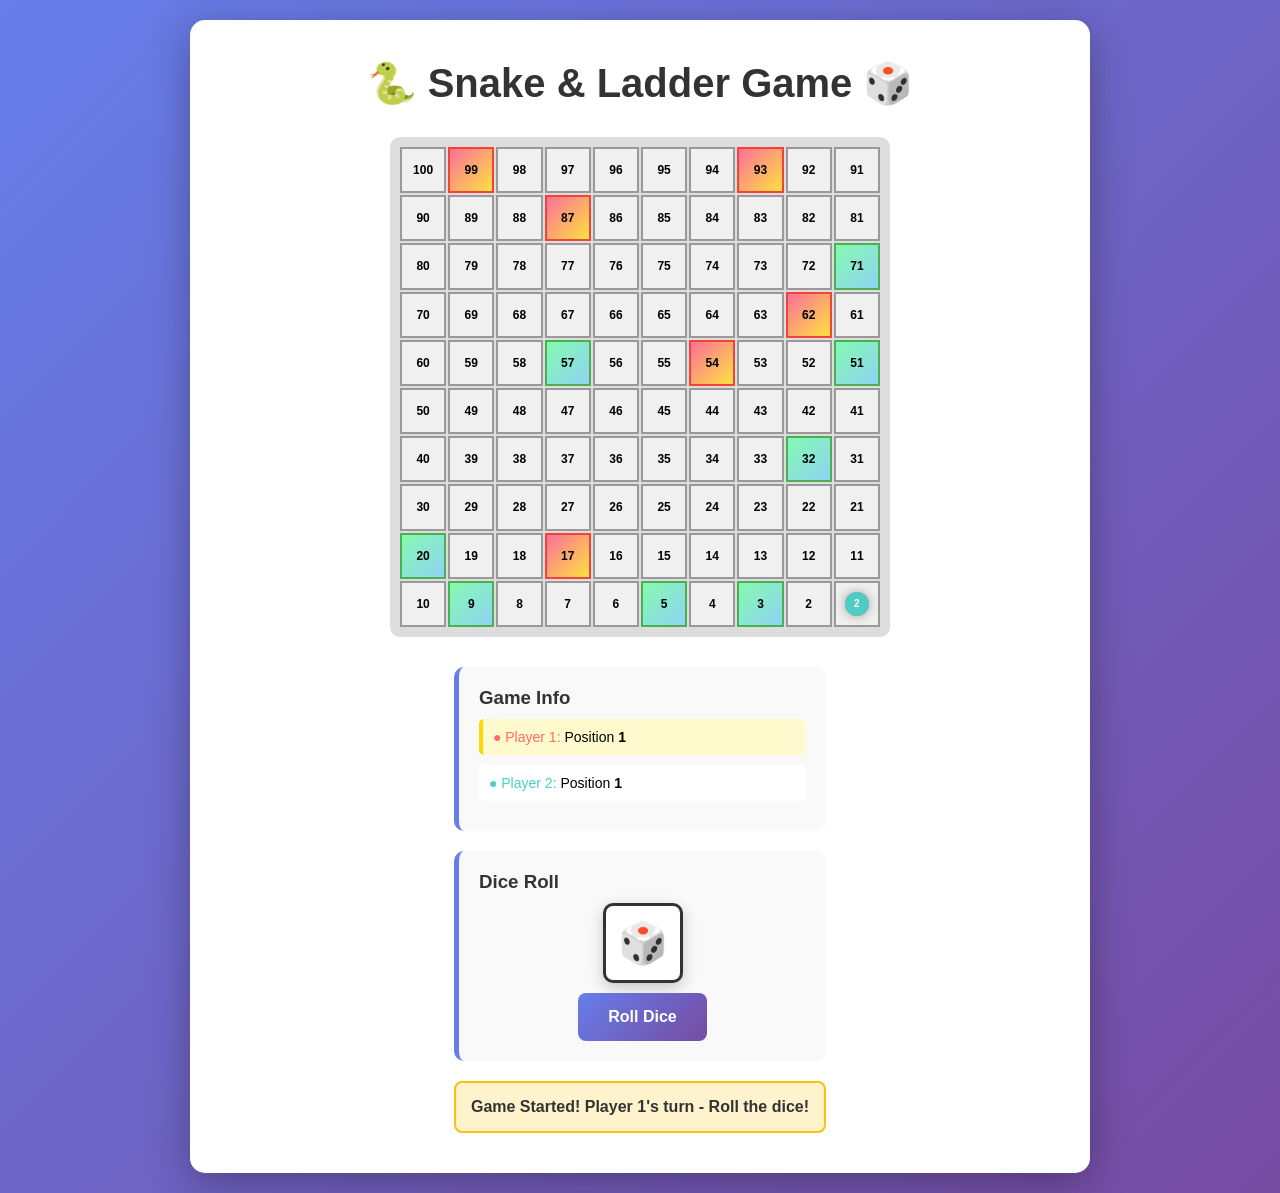
<file: index.html>
<!DOCTYPE html>
<html lang="en">
<head>
    <meta charset="UTF-8">
    <meta name="viewport" content="width=device-width, initial-scale=1.0">
    <title>Snake and Ladder Game</title>
    <style>
        * {
            margin: 0;
            padding: 0;
            box-sizing: border-box;
        }

        body {
            font-family: 'Arial', sans-serif;
            background: linear-gradient(135deg, #667eea 0%, #764ba2 100%);
            display: flex;
            justify-content: center;
            align-items: center;
            min-height: 100vh;
            padding: 20px;
        }

        .container {
            background: white;
            border-radius: 15px;
            box-shadow: 0 10px 40px rgba(0, 0, 0, 0.3);
            padding: 40px;
            max-width: 900px;
            width: 100%;
        }

        h1 {
            text-align: center;
            color: #333;
            margin-bottom: 30px;
            font-size: 2.5em;
        }

        .game-wrapper {
            display: flex;
            gap: 30px;
            flex-wrap: wrap;
            justify-content: center;
        }

        .board {
            display: grid;
            grid-template-columns: repeat(10, 1fr);
            gap: 2px;
            background: #ddd;
            padding: 10px;
            border-radius: 10px;
            width: 500px;
            height: 500px;
        }

        .cell {
            background: #f0f0f0;
            border: 2px solid #999;
            display: flex;
            align-items: center;
            justify-content: center;
            font-weight: bold;
            font-size: 12px;
            cursor: pointer;
            position: relative;
            transition: all 0.3s ease;
        }

        .cell:hover {
            background: #e8e8e8;
        }

        .cell.ladder {
            background: linear-gradient(135deg, #84fab0 0%, #8fd3f4 100%);
            border-color: #4CAF50;
        }

        .cell.snake {
            background: linear-gradient(135deg, #fa709a 0%, #fee140 100%);
            border-color: #f44336;
        }

        .player {
            width: 24px;
            height: 24px;
            border-radius: 50%;
            position: absolute;
            display: flex;
            align-items: center;
            justify-content: center;
            color: white;
            font-size: 10px;
            font-weight: bold;
            z-index: 10;
        }

        .player.p1 {
            background: #FF6B6B;
            box-shadow: 0 0 10px rgba(255, 107, 107, 0.5);
        }

        .player.p2 {
            background: #4ECDC4;
            box-shadow: 0 0 10px rgba(78, 205, 196, 0.5);
        }

        .sidebar {
            display: flex;
            flex-direction: column;
            gap: 20px;
            min-width: 250px;
        }

        .info-panel {
            background: #f9f9f9;
            padding: 20px;
            border-radius: 10px;
            border-left: 5px solid #667eea;
        }

        .info-panel h3 {
            color: #333;
            margin-bottom: 10px;
        }

        .player-info {
            margin: 10px 0;
            padding: 10px;
            background: white;
            border-radius: 5px;
            font-size: 14px;
        }

        .player-info.active {
            border-left: 4px solid #FFD700;
            background: #fffacd;
        }

        .dice-container {
            text-align: center;
        }

        .dice {
            width: 80px;
            height: 80px;
            background: white;
            border: 3px solid #333;
            border-radius: 10px;
            display: flex;
            align-items: center;
            justify-content: center;
            font-size: 40px;
            font-weight: bold;
            margin: 10px auto;
            box-shadow: 0 5px 15px rgba(0, 0, 0, 0.2);
            cursor: pointer;
            transition: transform 0.3s ease;
        }

        .dice:hover:not(.disabled) {
            transform: scale(1.1);
        }

        .dice.disabled {
            opacity: 0.5;
            cursor: not-allowed;
        }

        button {
            background: linear-gradient(135deg, #667eea 0%, #764ba2 100%);
            color: white;
            border: none;
            padding: 15px 30px;
            font-size: 16px;
            border-radius: 8px;
            cursor: pointer;
            transition: transform 0.3s ease, box-shadow 0.3s ease;
            font-weight: bold;
        }

        button:hover {
            transform: translateY(-2px);
            box-shadow: 0 10px 20px rgba(0, 0, 0, 0.2);
        }

        button:disabled {
            opacity: 0.5;
            cursor: not-allowed;
            transform: none;
        }

        .message {
            background: #fff3cd;
            border: 2px solid #ffc107;
            color: #333;
            padding: 15px;
            border-radius: 8px;
            text-align: center;
            font-weight: bold;
            min-height: 50px;
            display: flex;
            align-items: center;
            justify-content: center;
        }

        .message.winner {
            background: #d4edda;
            border-color: #28a745;
            color: #155724;
        }

        @media (max-width: 768px) {
            .board {
                width: 100%;
                height: auto;
                aspect-ratio: 1;
            }

            .game-wrapper {
                flex-direction: column;
            }

            .sidebar {
                min-width: 100%;
            }
        }
    </style>
</head>
<body>
    <div class="container">
        <h1>🐍 Snake & Ladder Game 🎲</h1>
        <div class="game-wrapper">
            <div class="board" id="board"></div>
            <div class="sidebar">
                <div class="info-panel">
                    <h3>Game Info</h3>
                    <div class="player-info active" id="p1-info">
                        <span style="color: #FF6B6B;">● Player 1:</span> Position <strong id="p1-pos">1</strong>
                    </div>
                    <div class="player-info" id="p2-info">
                        <span style="color: #4ECDC4;">● Player 2:</span> Position <strong id="p2-pos">1</strong>
                    </div>
                </div>

                <div class="info-panel">
                    <h3>Dice Roll</h3>
                    <div class="dice-container">
                        <div class="dice" id="dice">🎲</div>
                        <button id="rollBtn" onclick="rollDice()">Roll Dice</button>
                    </div>
                </div>

                <div class="message" id="message">Game Started! Player 1's turn</div>
            </div>
        </div>
    </div>

    <script src="game.js"></script>
</body>
</html>
</file>
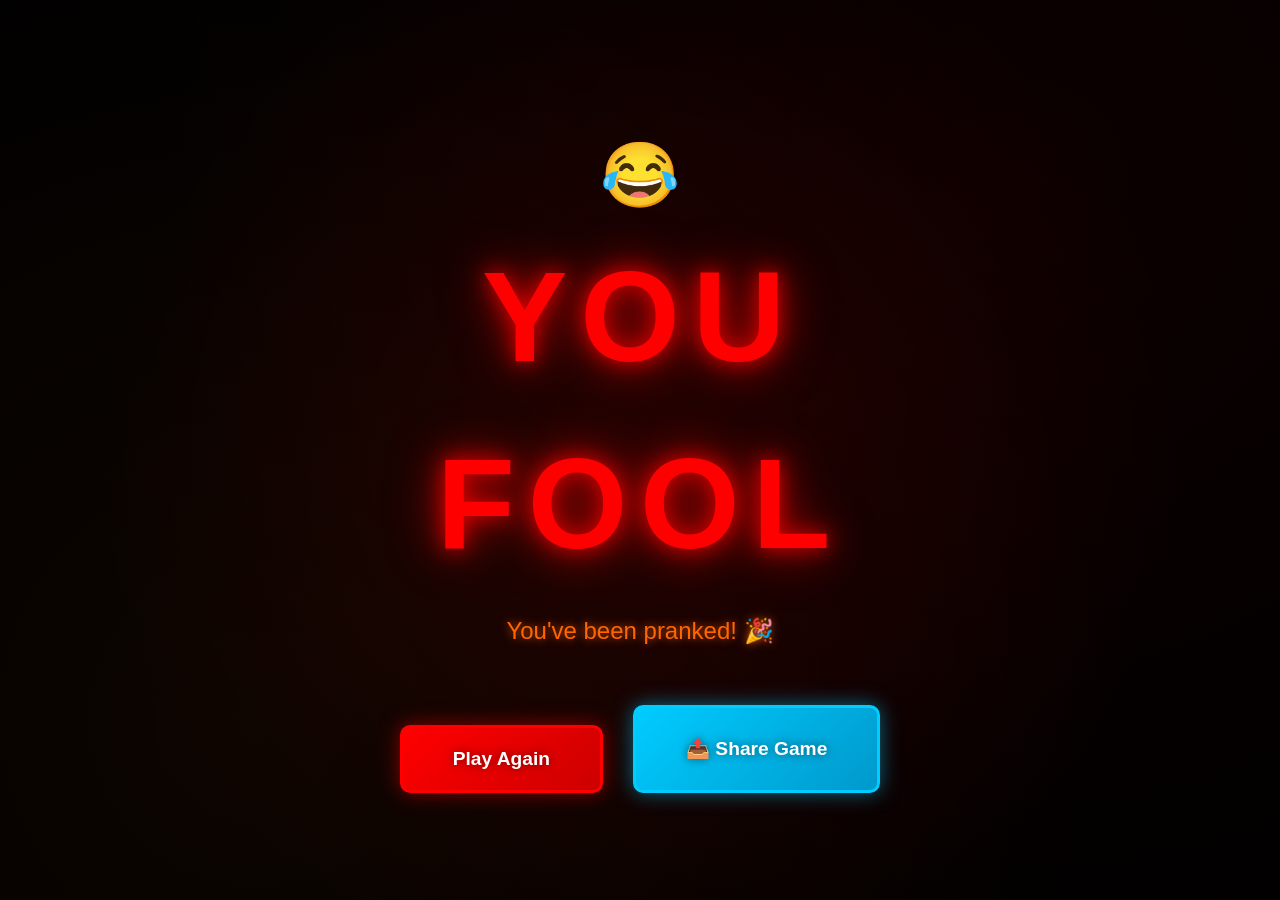
<file: fool.html>
<!DOCTYPE html>
<html lang="en">
<head>
    <meta charset="UTF-8">
    <meta name="viewport" content="width=device-width, initial-scale=1.0">
    <title>You Fool</title>
    <style>
        * {
            margin: 0;
            padding: 0;
            box-sizing: border-box;
        }

        body {
            background: #000000;
            display: flex;
            justify-content: center;
            align-items: center;
            min-height: 100vh;
            overflow: hidden;
        }

        .fool-container {
            text-align: center;
            position: relative;
            z-index: 10;
        }

        .fool-text {
            font-family: 'Arial Black', sans-serif;
            font-size: 10vw;
            font-weight: 900;
            color: #ff0000;
            text-shadow: 0 0 20px rgba(255, 0, 0, 0.8),
                        0 0 40px rgba(255, 0, 0, 0.6),
                        0 0 60px rgba(255, 0, 0, 0.4);
            animation: glitch 0.15s infinite, pulse 2s infinite;
            letter-spacing: 0.1em;
            margin-bottom: 40px;
        }

        .fool-text.alternate {
            animation: glitch-alt 0.15s infinite, pulse 2s infinite;
        }

        .subtext {
            font-family: 'Arial', sans-serif;
            font-size: 1.5em;
            color: #ff6600;
            margin-top: 30px;
            text-shadow: 0 0 10px rgba(255, 102, 0, 0.8);
            animation: fadeInOut 3s infinite;
        }

        .emoji {
            font-size: 5vw;
            animation: rotate 3s infinite linear, bounce 2s infinite ease-in-out;
            margin: 30px 0;
            display: inline-block;
        }

        .play-again-btn {
            background: linear-gradient(135deg, #ff0000 0%, #cc0000 100%);
            color: white;
            border: 3px solid #ff0000;
            padding: 20px 50px;
            font-size: 1.2em;
            border-radius: 10px;
            cursor: pointer;
            margin-top: 40px;
            font-weight: bold;
            transition: all 0.3s ease;
            text-shadow: 0 0 10px rgba(0, 0, 0, 0.5);
            box-shadow: 0 0 20px rgba(255, 0, 0, 0.5);
        }

        .play-again-btn:hover {
            transform: scale(1.1);
            box-shadow: 0 0 40px rgba(255, 0, 0, 0.8);
        }

        .share-btn {
            background: linear-gradient(135deg, #00ccff 0%, #0099cc 100%);
            color: white;
            border: 3px solid #00ccff;
            padding: 20px 50px;
            font-size: 1.2em;
            border-radius: 10px;
            cursor: pointer;
            margin-top: 20px;
            margin-left: 10px;
            font-weight: bold;
            transition: all 0.3s ease;
            text-shadow: 0 0 10px rgba(0, 0, 0, 0.5);
            box-shadow: 0 0 20px rgba(0, 204, 255, 0.5);
        }

        .share-btn:hover {
            transform: scale(1.1);
            box-shadow: 0 0 40px rgba(0, 204, 255, 0.8);
        }

        .background-effect {
            position: fixed;
            top: 0;
            left: 0;
            width: 100%;
            height: 100%;
            background: radial-gradient(circle at 50% 50%, rgba(255, 0, 0, 0.1) 0%, transparent 70%),
                        radial-gradient(circle at 20% 80%, rgba(255, 102, 0, 0.05) 0%, transparent 70%),
                        radial-gradient(circle at 80% 20%, rgba(255, 0, 0, 0.05) 0%, transparent 70%);
            animation: shift 8s ease-in-out infinite;
            z-index: 0;
        }

        @keyframes glitch {
            0%, 100% {
                text-shadow: 0 0 20px rgba(255, 0, 0, 0.8),
                            0 0 40px rgba(255, 0, 0, 0.6),
                            0 0 60px rgba(255, 0, 0, 0.4);
                transform: translate(0);
            }
            20% {
                text-shadow: -3px 0 20px rgba(255, 0, 0, 0.8),
                            3px 0 40px rgba(255, 102, 0, 0.6);
                transform: translate(-3px, 0);
            }
            40% {
                text-shadow: 3px 0 20px rgba(255, 0, 0, 0.8),
                            -3px 0 40px rgba(255, 102, 0, 0.6);
                transform: translate(3px, 0);
            }
            60% {
                text-shadow: -2px 0 20px rgba(255, 0, 0, 0.8),
                            2px 0 40px rgba(255, 102, 0, 0.6);
                transform: translate(-2px, 0);
            }
            80% {
                text-shadow: 2px 0 20px rgba(255, 0, 0, 0.8),
                            -2px 0 40px rgba(255, 102, 0, 0.6);
                transform: translate(2px, 0);
            }
        }

        @keyframes glitch-alt {
            0%, 100% {
                text-shadow: 0 0 20px rgba(255, 102, 0, 0.8);
            }
            50% {
                text-shadow: 0 0 40px rgba(255, 0, 0, 0.8);
            }
        }

        @keyframes pulse {
            0%, 100% {
                opacity: 1;
            }
            50% {
                opacity: 0.8;
            }
        }

        @keyframes bounce {
            0%, 100% {
                transform: translateY(0);
            }
            50% {
                transform: translateY(-20px);
            }
        }

        @keyframes rotate {
            from {
                transform: rotate(0deg);
            }
            to {
                transform: rotate(360deg);
            }
        }

        @keyframes fadeInOut {
            0%, 100% {
                opacity: 0.5;
            }
            50% {
                opacity: 1;
            }
        }

        @keyframes shift {
            0%, 100% {
                opacity: 1;
            }
            50% {
                opacity: 0.7;
            }
        }

        .button-container {
            display: flex;
            gap: 20px;
            justify-content: center;
            flex-wrap: wrap;
            margin-top: 40px;
        }

        @media (max-width: 768px) {
            .fool-text {
                font-size: 15vw;
            }

            .emoji {
                font-size: 10vw;
            }

            .button-container {
                flex-direction: column;
                gap: 10px;
            }

            .play-again-btn,
            .share-btn {
                width: 100%;
                margin-left: 0;
            }
        }
    </style>
</head>
<body>
    <div class="background-effect"></div>

    <div class="fool-container">
        <div class="emoji">😂</div>
        <div class="fool-text">YOU</div>
        <div class="fool-text alternate">FOOL</div>
        <p class="subtext">You've been pranked! 🎉</p>

        <div class="button-container">
            <button class="play-again-btn" onclick="playAgain()">Play Again</button>
            <button class="share-btn" onclick="shareGame()">📤 Share Game</button>
        </div>
    </div>

    <script>
        function playAgain() {
            window.location.href = 'index.html';
        }

        function shareGame() {
            const gameUrl = window.location.origin + window.location.pathname.replace('fool.html', 'index.html');
            const text = `🎮 You've been fooled! Play this prank Snake & Ladder game and see if you can complete all challenges without getting pranked! 😂\n\n${gameUrl}`;

            // Copy to clipboard
            navigator.clipboard.writeText(gameUrl).then(() => {
                alert('Game link copied to clipboard!\n\n' + gameUrl);
            }).catch(() => {
                // Fallback if clipboard API fails
                const textarea = document.createElement('textarea');
                textarea.value = gameUrl;
                document.body.appendChild(textarea);
                textarea.select();
                document.execCommand('copy');
                document.body.removeChild(textarea);
                alert('Game link copied to clipboard!\n\n' + gameUrl);
            });

            // Try to share via native share API if available
            if (navigator.share) {
                navigator.share({
                    title: '🐍 Snake & Ladder Prank Game',
                    text: text,
                    url: gameUrl
                });
            }
        }
    </script>
</body>
</html>
</file>
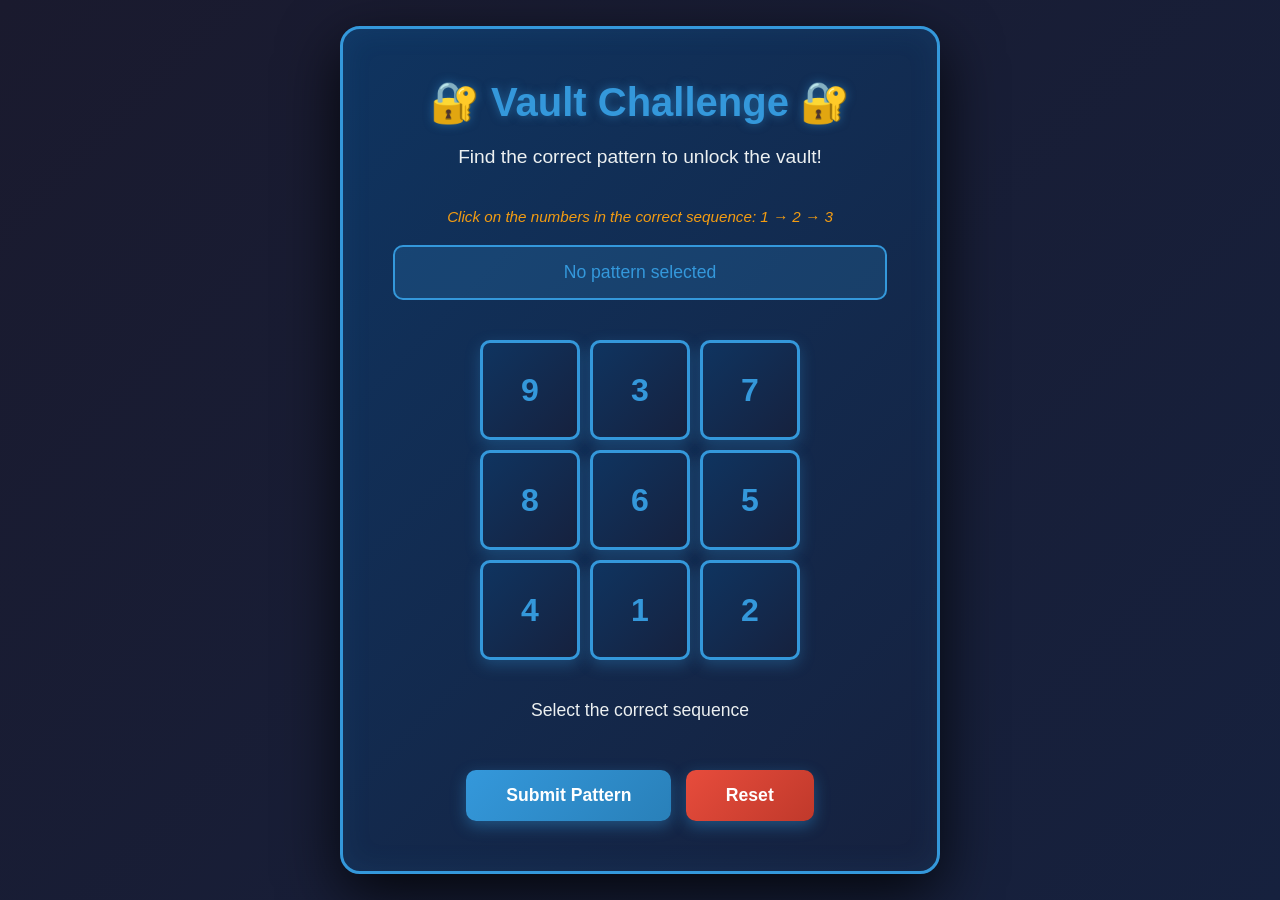
<file: vault.html>
<!DOCTYPE html>
<html lang="en">
<head>
    <meta charset="UTF-8">
    <meta name="viewport" content="width=device-width, initial-scale=1.0">
    <title>Vault Pattern Challenge</title>
    <style>
        * {
            margin: 0;
            padding: 0;
            box-sizing: border-box;
        }

        body {
            font-family: 'Arial', sans-serif;
            background: linear-gradient(135deg, #1a1a2e 0%, #16213e 100%);
            display: flex;
            justify-content: center;
            align-items: center;
            min-height: 100vh;
            padding: 20px;
        }

        .vault-container {
            background: linear-gradient(135deg, #0f3460 0%, #16213e 100%);
            border-radius: 20px;
            box-shadow: 0 20px 60px rgba(0, 0, 0, 0.8), inset 0 0 30px rgba(52, 152, 219, 0.1);
            padding: 50px;
            max-width: 600px;
            width: 100%;
            border: 3px solid #3498db;
            text-align: center;
        }

        h1 {
            color: #3498db;
            margin-bottom: 20px;
            font-size: 2.5em;
            text-shadow: 0 0 10px rgba(52, 152, 219, 0.5);
        }

        .subtitle {
            color: #ecf0f1;
            margin-bottom: 40px;
            font-size: 1.2em;
        }

        .pattern-grid {
            display: grid;
            grid-template-columns: repeat(3, 100px);
            gap: 10px;
            margin: 40px auto;
            justify-content: center;
        }

        .pattern-button {
            width: 100px;
            height: 100px;
            border: 3px solid #3498db;
            background: linear-gradient(135deg, #0f3460 0%, #16213e 100%);
            color: #3498db;
            font-size: 2em;
            font-weight: bold;
            cursor: pointer;
            border-radius: 10px;
            transition: all 0.3s ease;
            box-shadow: 0 5px 15px rgba(52, 152, 219, 0.3);
        }

        .pattern-button:hover {
            transform: scale(1.05);
            box-shadow: 0 8px 20px rgba(52, 152, 219, 0.6);
            background: linear-gradient(135deg, #16213e 0%, #0f3460 100%);
        }

        .pattern-button.selected {
            background: #3498db;
            color: #0f3460;
            box-shadow: 0 0 20px rgba(52, 152, 219, 0.8);
            transform: scale(1.08);
        }

        .pattern-button.correct {
            background: #27ae60;
            border-color: #27ae60;
            color: white;
            animation: pulse 0.5s ease;
        }

        .pattern-button.wrong {
            background: #e74c3c;
            border-color: #e74c3c;
            color: white;
            animation: shake 0.5s ease;
        }

        .info {
            color: #ecf0f1;
            margin: 20px 0;
            font-size: 1.1em;
            min-height: 30px;
        }

        .selected-pattern {
            background: rgba(52, 152, 219, 0.2);
            border: 2px solid #3498db;
            padding: 15px;
            border-radius: 10px;
            color: #3498db;
            margin: 20px 0;
            min-height: 40px;
            display: flex;
            align-items: center;
            justify-content: center;
            font-size: 1.1em;
        }

        .submit-btn {
            background: linear-gradient(135deg, #3498db 0%, #2980b9 100%);
            color: white;
            border: none;
            padding: 15px 40px;
            font-size: 1.1em;
            border-radius: 10px;
            cursor: pointer;
            margin-top: 20px;
            transition: all 0.3s ease;
            font-weight: bold;
            box-shadow: 0 5px 15px rgba(52, 152, 219, 0.4);
        }

        .submit-btn:hover {
            transform: translateY(-2px);
            box-shadow: 0 8px 20px rgba(52, 152, 219, 0.6);
        }

        .submit-btn:disabled {
            opacity: 0.5;
            cursor: not-allowed;
            transform: none;
        }

        @keyframes pulse {
            0% {
                transform: scale(1);
            }
            50% {
                transform: scale(1.15);
            }
            100% {
                transform: scale(1);
            }
        }

        @keyframes shake {
            0%, 100% {
                transform: translateX(0);
            }
            25% {
                transform: translateX(-10px);
            }
            75% {
                transform: translateX(10px);
            }
        }

        .hint {
            color: #f39c12;
            margin: 15px 0;
            font-size: 0.95em;
            font-style: italic;
        }
    </style>
</head>
<body>
    <div class="vault-container">
        <h1>🔐 Vault Challenge 🔐</h1>
        <p class="subtitle">Find the correct pattern to unlock the vault!</p>
        <p class="hint">Click on the numbers in the correct sequence: 1 → 2 → 3</p>

        <div class="selected-pattern" id="selectedPattern">No pattern selected</div>

        <div class="pattern-grid" id="patternGrid"></div>

        <div class="info" id="info">Select the correct sequence</div>

        <button class="submit-btn" id="submitBtn" onclick="submitPattern()">Submit Pattern</button>
        <button class="submit-btn" style="background: linear-gradient(135deg, #e74c3c 0%, #c0392b 100%); margin-left: 10px;" onclick="resetPattern()">Reset</button>
    </div>

    <script src="vault.js"></script>
</body>
</html>
</file>
